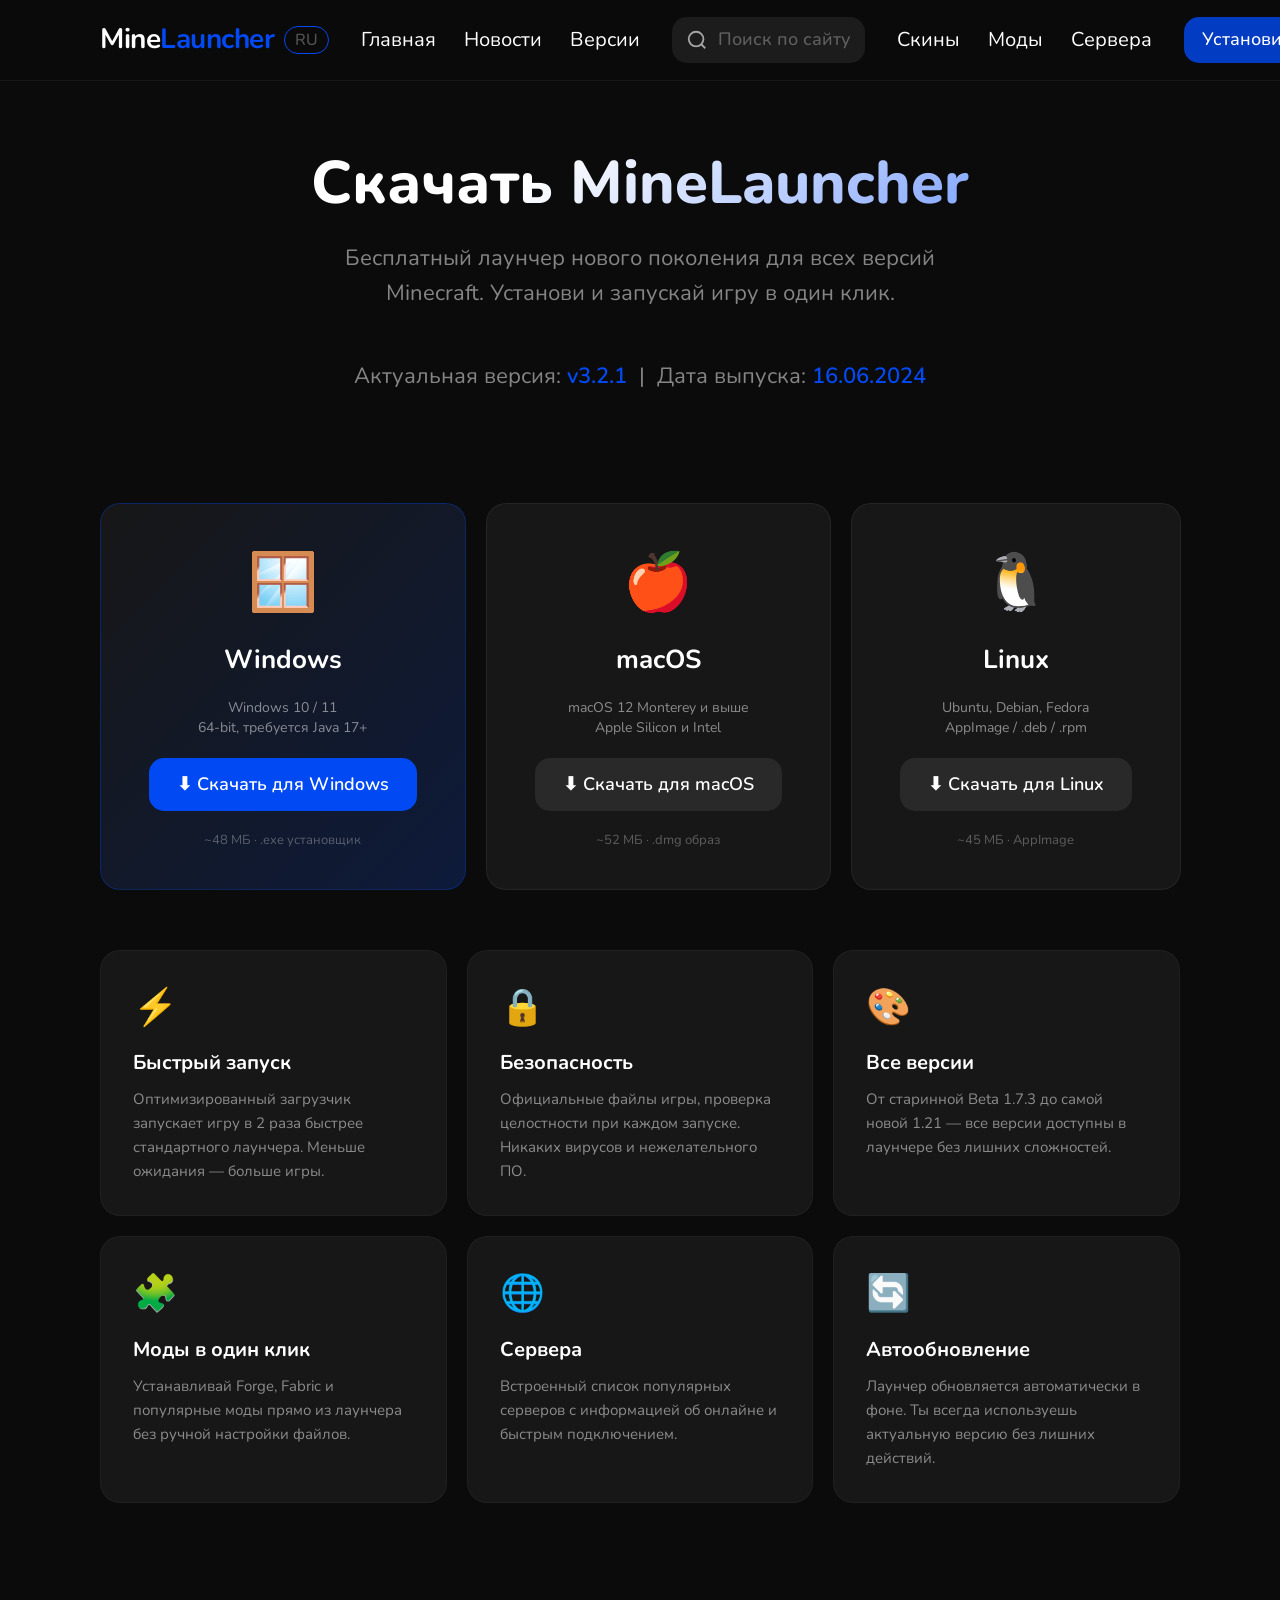
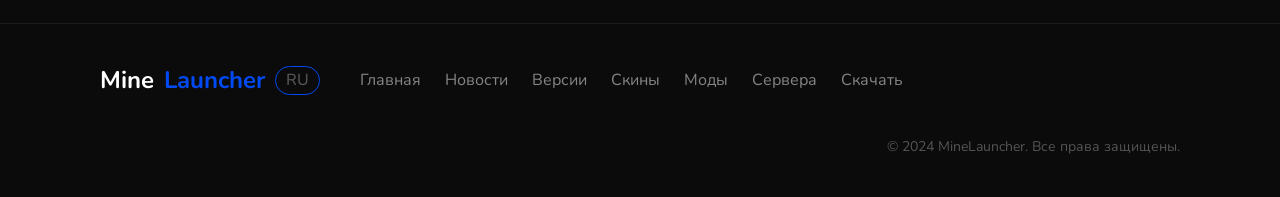
<file: download.html>
<!DOCTYPE html>
<html lang="ru">
<head>
  <meta charset="UTF-8" />
  <meta name="viewport" content="width=device-width, initial-scale=1.0" />
  <title>MineLauncher — Скачать</title>
  <link rel="preconnect" href="https://fonts.googleapis.com" />
  <link rel="preconnect" href="https://fonts.gstatic.com" crossorigin />
  <link href="https://fonts.googleapis.com/css2?family=Nunito:wght@400;500;600;700;800&display=swap" rel="stylesheet" />
  <link rel="stylesheet" href="style.css" />
</head>
<body>

  <div class="search-overlay" id="searchOverlay">
    <div class="search-backdrop" id="searchBackdrop"></div>
    <div class="search-modal">
      <div class="search-modal-top">
        <div class="logo" style="flex-shrink:0">
          <a href="index.html" class="logo-link"><span class="logo-white">Mine</span><span class="logo-blue">Launcher</span></a>
          <span class="lang-badge">RU</span>
        </div>
        <div class="search-input-wrap">
          <svg class="search-icon" viewBox="0 0 24 24" fill="none" stroke="currentColor" stroke-width="2" width="22" height="22"><circle cx="11" cy="11" r="8"/><path d="m21 21-4.35-4.35"/></svg>
          <input type="text" class="search-input-real" id="searchInput" placeholder="Поиск по сайту" autocomplete="off" />
        </div>
        <button class="search-close-btn" id="searchClose">✕</button>
        <a href="download.html" class="btn-install">Установить приложение ⊕</a>
      </div>
      <p class="search-popular-label">Популярные запросы:</p>
      <div class="search-popular-list">
        <div class="search-popular-item" onclick="document.getElementById('searchInput').value=this.querySelector('span').textContent"><span>Как скачать MineLauncher?</span><svg viewBox="0 0 24 24" fill="none" stroke="currentColor" stroke-width="2" width="18" height="18"><path d="M9 18l6-6-6-6"/></svg></div>
        <div class="search-popular-item" onclick="document.getElementById('searchInput').value=this.querySelector('span').textContent"><span>Как получить сервера для MineLauncher?</span><svg viewBox="0 0 24 24" fill="none" stroke="currentColor" stroke-width="2" width="18" height="18"><path d="M9 18l6-6-6-6"/></svg></div>
        <div class="search-popular-item" onclick="document.getElementById('searchInput').value=this.querySelector('span').textContent"><span>Тех. поддержка MineLauncher</span><svg viewBox="0 0 24 24" fill="none" stroke="currentColor" stroke-width="2" width="18" height="18"><path d="M9 18l6-6-6-6"/></svg></div>
      </div>
      <div class="search-quick-links">
        <a href="#" class="search-quick-link tg">Telegram канал <svg viewBox="0 0 24 24" fill="none" stroke="currentColor" stroke-width="2" width="14" height="14"><path d="M18 13v6a2 2 0 0 1-2 2H5a2 2 0 0 1-2-2V8a2 2 0 0 1 2-2h6"/><polyline points="15 3 21 3 21 9"/><line x1="10" y1="14" x2="21" y2="3"/></svg></a>
        <a href="#" class="search-quick-link support">Тех. поддержка <svg viewBox="0 0 24 24" fill="none" stroke="currentColor" stroke-width="2" width="14" height="14"><path d="M18 13v6a2 2 0 0 1-2 2H5a2 2 0 0 1-2-2V8a2 2 0 0 1 2-2h6"/><polyline points="15 3 21 3 21 9"/><line x1="10" y1="14" x2="21" y2="3"/></svg></a>
        <a href="#" class="search-quick-link faq">FAQ <svg viewBox="0 0 24 24" fill="none" stroke="currentColor" stroke-width="2" width="14" height="14"><path d="M18 13v6a2 2 0 0 1-2 2H5a2 2 0 0 1-2-2V8a2 2 0 0 1 2-2h6"/><polyline points="15 3 21 3 21 9"/><line x1="10" y1="14" x2="21" y2="3"/></svg></a>
      </div>
    </div>
  </div>

  <header class="navbar">
    <div class="navbar-inner">
      <div class="logo">
        <a href="index.html" class="logo-link"><span class="logo-white">Mine</span><span class="logo-blue">Launcher</span></a>
        <span class="lang-badge">RU</span>
      </div>
      <nav class="nav-links">
        <a href="index.html" class="nav-link">Главная</a>
        <a href="news.html" class="nav-link">Новости</a>
        <a href="versions.html" class="nav-link">Версии</a>
      </nav>
      <div class="search-bar" id="searchTrigger">
        <svg viewBox="0 0 24 24" fill="none" stroke="currentColor" stroke-width="2" width="22" height="22" style="flex-shrink:0;opacity:0.6"><circle cx="11" cy="11" r="8"/><path d="m21 21-4.35-4.35"/></svg>
        <span class="search-placeholder">Поиск по сайту</span>
      </div>
      <nav class="nav-links">
        <a href="skins.html" class="nav-link">Скины</a>
        <a href="mods.html" class="nav-link">Моды</a>
        <a href="servers.html" class="nav-link">Сервера</a>
      </nav>
      <a href="download.html" class="btn-install active-install">Установить приложение ⊕</a>
    </div>
  </header>

  <main>
    <div class="download-hero">
      <h1>Скачать MineLauncher</h1>
      <p>Бесплатный лаунчер нового поколения для всех версий Minecraft. Установи и запускай игру в один клик.</p>
      <p class="download-version-info">Актуальная версия: <span>v3.2.1</span> &nbsp;|&nbsp; Дата выпуска: <span>16.06.2024</span></p>
    </div>

    <div class="download-platforms">
      <div class="platform-card primary">
        <div class="platform-icon">🪟</div>
        <div class="platform-name">Windows</div>
        <div class="platform-info">Windows 10 / 11<br />64-bit, требуется Java 17+</div>
        <a href="#" class="btn-platform-download">
          ⬇ Скачать для Windows
        </a>
        <div style="font-size:13px;color:var(--white-dim);">~48 МБ · .exe установщик</div>
      </div>

      <div class="platform-card">
        <div class="platform-icon">🍎</div>
        <div class="platform-name">macOS</div>
        <div class="platform-info">macOS 12 Monterey и выше<br />Apple Silicon и Intel</div>
        <a href="#" class="btn-platform-download secondary">
          ⬇ Скачать для macOS
        </a>
        <div style="font-size:13px;color:var(--white-dim);">~52 МБ · .dmg образ</div>
      </div>

      <div class="platform-card">
        <div class="platform-icon">🐧</div>
        <div class="platform-name">Linux</div>
        <div class="platform-info">Ubuntu, Debian, Fedora<br />AppImage / .deb / .rpm</div>
        <a href="#" class="btn-platform-download secondary">
          ⬇ Скачать для Linux
        </a>
        <div style="font-size:13px;color:var(--white-dim);">~45 МБ · AppImage</div>
      </div>
    </div>

    <div class="download-features">
      <div class="feature-card">
        <div class="feature-icon">⚡</div>
        <div class="feature-title">Быстрый запуск</div>
        <div class="feature-desc">Оптимизированный загрузчик запускает игру в 2 раза быстрее стандартного лаунчера. Меньше ожидания — больше игры.</div>
      </div>
      <div class="feature-card">
        <div class="feature-icon">🔒</div>
        <div class="feature-title">Безопасность</div>
        <div class="feature-desc">Официальные файлы игры, проверка целостности при каждом запуске. Никаких вирусов и нежелательного ПО.</div>
      </div>
      <div class="feature-card">
        <div class="feature-icon">🎨</div>
        <div class="feature-title">Все версии</div>
        <div class="feature-desc">От старинной Beta 1.7.3 до самой новой 1.21 — все версии доступны в лаунчере без лишних сложностей.</div>
      </div>
      <div class="feature-card">
        <div class="feature-icon">🧩</div>
        <div class="feature-title">Моды в один клик</div>
        <div class="feature-desc">Устанавливай Forge, Fabric и популярные моды прямо из лаунчера без ручной настройки файлов.</div>
      </div>
      <div class="feature-card">
        <div class="feature-icon">🌐</div>
        <div class="feature-title">Сервера</div>
        <div class="feature-desc">Встроенный список популярных серверов с информацией об онлайне и быстрым подключением.</div>
      </div>
      <div class="feature-card">
        <div class="feature-icon">🔄</div>
        <div class="feature-title">Автообновление</div>
        <div class="feature-desc">Лаунчер обновляется автоматически в фоне. Ты всегда используешь актуальную версию без лишних действий.</div>
      </div>
    </div>
  </main>

  <footer class="footer">
    <div class="footer-inner">
      <div class="logo"><span class="logo-white">Mine</span><span class="logo-blue">Launcher</span><span class="lang-badge">RU</span></div>
      <nav class="footer-links">
        <a href="index.html">Главная</a><a href="news.html">Новости</a><a href="versions.html">Версии</a>
        <a href="skins.html">Скины</a><a href="mods.html">Моды</a><a href="servers.html">Сервера</a><a href="download.html">Скачать</a>
      </nav>
      <p class="footer-copy">© 2024 MineLauncher. Все права защищены.</p>
    </div>
  </footer>

  <script src="search.js"></script>
</body>
</html>
</file>
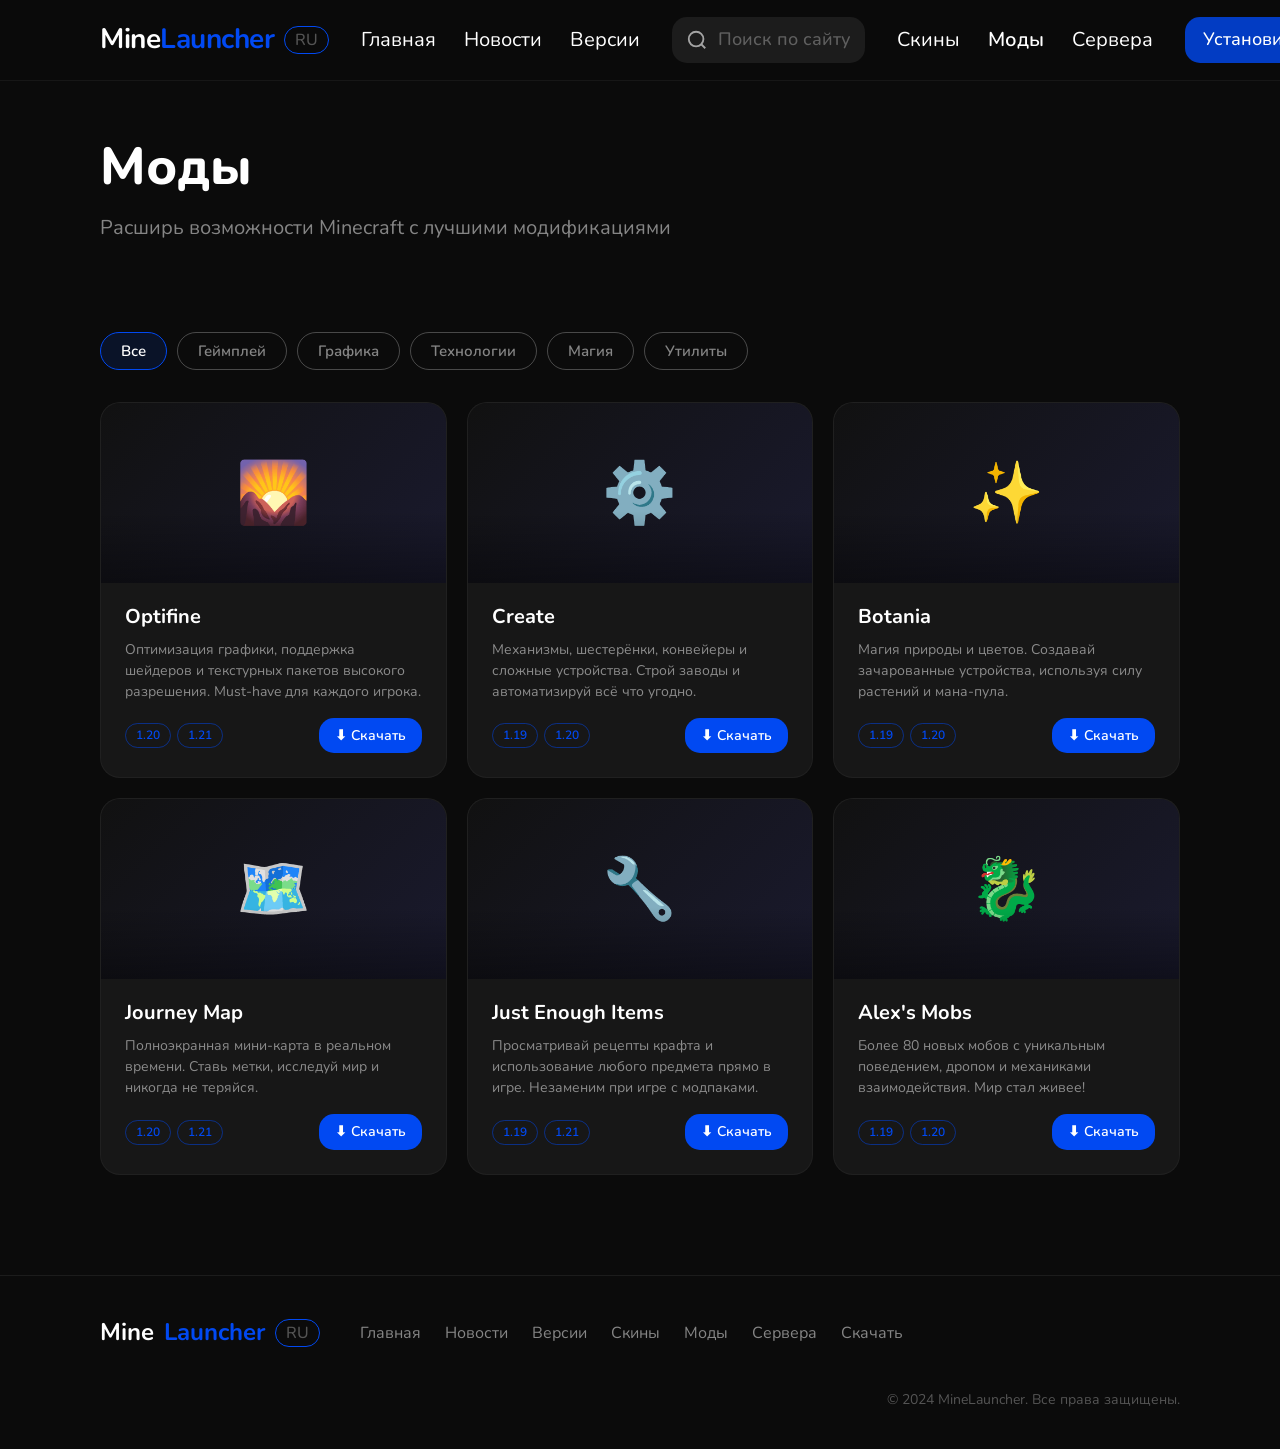
<file: mods.html>
<!DOCTYPE html>
<html lang="ru">
<head>
  <meta charset="UTF-8" />
  <meta name="viewport" content="width=device-width, initial-scale=1.0" />
  <title>MineLauncher — Моды</title>
  <link rel="preconnect" href="https://fonts.googleapis.com" />
  <link rel="preconnect" href="https://fonts.gstatic.com" crossorigin />
  <link href="https://fonts.googleapis.com/css2?family=Nunito:wght@400;500;600;700;800&display=swap" rel="stylesheet" />
  <link rel="stylesheet" href="style.css" />
</head>
<body>

  <div class="search-overlay" id="searchOverlay">
    <div class="search-backdrop" id="searchBackdrop"></div>
    <div class="search-modal">
      <div class="search-modal-top">
        <div class="logo" style="flex-shrink:0">
          <a href="index.html" class="logo-link"><span class="logo-white">Mine</span><span class="logo-blue">Launcher</span></a>
          <span class="lang-badge">RU</span>
        </div>
        <div class="search-input-wrap">
          <svg class="search-icon" viewBox="0 0 24 24" fill="none" stroke="currentColor" stroke-width="2" width="22" height="22"><circle cx="11" cy="11" r="8"/><path d="m21 21-4.35-4.35"/></svg>
          <input type="text" class="search-input-real" id="searchInput" placeholder="Поиск по сайту" autocomplete="off" />
        </div>
        <button class="search-close-btn" id="searchClose">✕</button>
        <a href="download.html" class="btn-install">Установить приложение ⊕</a>
      </div>
      <p class="search-popular-label">Популярные запросы:</p>
      <div class="search-popular-list">
        <div class="search-popular-item" onclick="document.getElementById('searchInput').value=this.querySelector('span').textContent"><span>Как скачать MineLauncher?</span><svg viewBox="0 0 24 24" fill="none" stroke="currentColor" stroke-width="2" width="18" height="18"><path d="M9 18l6-6-6-6"/></svg></div>
        <div class="search-popular-item" onclick="document.getElementById('searchInput').value=this.querySelector('span').textContent"><span>Как получить сервера для MineLauncher?</span><svg viewBox="0 0 24 24" fill="none" stroke="currentColor" stroke-width="2" width="18" height="18"><path d="M9 18l6-6-6-6"/></svg></div>
        <div class="search-popular-item" onclick="document.getElementById('searchInput').value=this.querySelector('span').textContent"><span>Тех. поддержка MineLauncher</span><svg viewBox="0 0 24 24" fill="none" stroke="currentColor" stroke-width="2" width="18" height="18"><path d="M9 18l6-6-6-6"/></svg></div>
      </div>
      <div class="search-quick-links">
        <a href="#" class="search-quick-link tg">Telegram канал <svg viewBox="0 0 24 24" fill="none" stroke="currentColor" stroke-width="2" width="14" height="14"><path d="M18 13v6a2 2 0 0 1-2 2H5a2 2 0 0 1-2-2V8a2 2 0 0 1 2-2h6"/><polyline points="15 3 21 3 21 9"/><line x1="10" y1="14" x2="21" y2="3"/></svg></a>
        <a href="#" class="search-quick-link support">Тех. поддержка <svg viewBox="0 0 24 24" fill="none" stroke="currentColor" stroke-width="2" width="14" height="14"><path d="M18 13v6a2 2 0 0 1-2 2H5a2 2 0 0 1-2-2V8a2 2 0 0 1 2-2h6"/><polyline points="15 3 21 3 21 9"/><line x1="10" y1="14" x2="21" y2="3"/></svg></a>
        <a href="#" class="search-quick-link faq">FAQ <svg viewBox="0 0 24 24" fill="none" stroke="currentColor" stroke-width="2" width="14" height="14"><path d="M18 13v6a2 2 0 0 1-2 2H5a2 2 0 0 1-2-2V8a2 2 0 0 1 2-2h6"/><polyline points="15 3 21 3 21 9"/><line x1="10" y1="14" x2="21" y2="3"/></svg></a>
      </div>
    </div>
  </div>

  <header class="navbar">
    <div class="navbar-inner">
      <div class="logo">
        <a href="index.html" class="logo-link"><span class="logo-white">Mine</span><span class="logo-blue">Launcher</span></a>
        <span class="lang-badge">RU</span>
      </div>
      <nav class="nav-links">
        <a href="index.html" class="nav-link">Главная</a>
        <a href="news.html" class="nav-link">Новости</a>
        <a href="versions.html" class="nav-link">Версии</a>
      </nav>
      <div class="search-bar" id="searchTrigger">
        <svg viewBox="0 0 24 24" fill="none" stroke="currentColor" stroke-width="2" width="22" height="22" style="flex-shrink:0;opacity:0.6"><circle cx="11" cy="11" r="8"/><path d="m21 21-4.35-4.35"/></svg>
        <span class="search-placeholder">Поиск по сайту</span>
      </div>
      <nav class="nav-links">
        <a href="skins.html" class="nav-link">Скины</a>
        <a href="mods.html" class="nav-link active">Моды</a>
        <a href="servers.html" class="nav-link">Сервера</a>
      </nav>
      <a href="download.html" class="btn-install">Установить приложение ⊕</a>
    </div>
  </header>

  <main>
    <div class="page-hero">
      <h1>Моды</h1>
      <p>Расширь возможности Minecraft с лучшими модификациями</p>
    </div>

    <section class="section">
      <div class="mods-filters">
        <button class="mod-filter-btn active" onclick="filterMods(this, 'all')">Все</button>
        <button class="mod-filter-btn" onclick="filterMods(this, 'gameplay')">Геймплей</button>
        <button class="mod-filter-btn" onclick="filterMods(this, 'graphics')">Графика</button>
        <button class="mod-filter-btn" onclick="filterMods(this, 'tech')">Технологии</button>
        <button class="mod-filter-btn" onclick="filterMods(this, 'magic')">Магия</button>
        <button class="mod-filter-btn" onclick="filterMods(this, 'util')">Утилиты</button>
      </div>

      <div class="mods-grid">
        <div class="mod-card" data-cat="graphics">
          <div class="mod-thumb">🌄</div>
          <div class="mod-body">
            <div class="mod-name">Optifine</div>
            <div class="mod-desc">Оптимизация графики, поддержка шейдеров и текстурных пакетов высокого разрешения. Must-have для каждого игрока.</div>
            <div class="mod-footer">
              <div class="mod-versions"><span class="mod-version-tag">1.20</span><span class="mod-version-tag">1.21</span></div>
              <a href="#" class="btn-mod-download">⬇ Скачать</a>
            </div>
          </div>
        </div>

        <div class="mod-card" data-cat="tech">
          <div class="mod-thumb">⚙️</div>
          <div class="mod-body">
            <div class="mod-name">Create</div>
            <div class="mod-desc">Механизмы, шестерёнки, конвейеры и сложные устройства. Строй заводы и автоматизируй всё что угодно.</div>
            <div class="mod-footer">
              <div class="mod-versions"><span class="mod-version-tag">1.19</span><span class="mod-version-tag">1.20</span></div>
              <a href="#" class="btn-mod-download">⬇ Скачать</a>
            </div>
          </div>
        </div>

        <div class="mod-card" data-cat="magic">
          <div class="mod-thumb">✨</div>
          <div class="mod-body">
            <div class="mod-name">Botania</div>
            <div class="mod-desc">Магия природы и цветов. Создавай зачарованные устройства, используя силу растений и мана-пула.</div>
            <div class="mod-footer">
              <div class="mod-versions"><span class="mod-version-tag">1.19</span><span class="mod-version-tag">1.20</span></div>
              <a href="#" class="btn-mod-download">⬇ Скачать</a>
            </div>
          </div>
        </div>

        <div class="mod-card" data-cat="gameplay">
          <div class="mod-thumb">🗺️</div>
          <div class="mod-body">
            <div class="mod-name">Journey Map</div>
            <div class="mod-desc">Полноэкранная мини-карта в реальном времени. Ставь метки, исследуй мир и никогда не теряйся.</div>
            <div class="mod-footer">
              <div class="mod-versions"><span class="mod-version-tag">1.20</span><span class="mod-version-tag">1.21</span></div>
              <a href="#" class="btn-mod-download">⬇ Скачать</a>
            </div>
          </div>
        </div>

        <div class="mod-card" data-cat="util">
          <div class="mod-thumb">🔧</div>
          <div class="mod-body">
            <div class="mod-name">Just Enough Items</div>
            <div class="mod-desc">Просматривай рецепты крафта и использование любого предмета прямо в игре. Незаменим при игре с модпаками.</div>
            <div class="mod-footer">
              <div class="mod-versions"><span class="mod-version-tag">1.19</span><span class="mod-version-tag">1.21</span></div>
              <a href="#" class="btn-mod-download">⬇ Скачать</a>
            </div>
          </div>
        </div>

        <div class="mod-card" data-cat="gameplay">
          <div class="mod-thumb">🐉</div>
          <div class="mod-body">
            <div class="mod-name">Alex's Mobs</div>
            <div class="mod-desc">Более 80 новых мобов с уникальным поведением, дропом и механиками взаимодействия. Мир стал живее!</div>
            <div class="mod-footer">
              <div class="mod-versions"><span class="mod-version-tag">1.19</span><span class="mod-version-tag">1.20</span></div>
              <a href="#" class="btn-mod-download">⬇ Скачать</a>
            </div>
          </div>
        </div>
      </div>
    </section>
  </main>

  <footer class="footer">
    <div class="footer-inner">
      <div class="logo"><span class="logo-white">Mine</span><span class="logo-blue">Launcher</span><span class="lang-badge">RU</span></div>
      <nav class="footer-links">
        <a href="index.html">Главная</a><a href="news.html">Новости</a><a href="versions.html">Версии</a>
        <a href="skins.html">Скины</a><a href="mods.html">Моды</a><a href="servers.html">Сервера</a><a href="download.html">Скачать</a>
      </nav>
      <p class="footer-copy">© 2024 MineLauncher. Все права защищены.</p>
    </div>
  </footer>

  <script src="search.js"></script>
  <script>
    function filterMods(btn, cat) {
      document.querySelectorAll('.mod-filter-btn').forEach(b => b.classList.remove('active'));
      btn.classList.add('active');
      document.querySelectorAll('.mod-card').forEach(card => {
        if (cat === 'all' || card.dataset.cat === cat) {
          card.style.display = '';
          card.style.animation = 'fadeUp 0.3s ease both';
        } else {
          card.style.display = 'none';
        }
      });
    }
  </script>
</body>
</html>
</file>
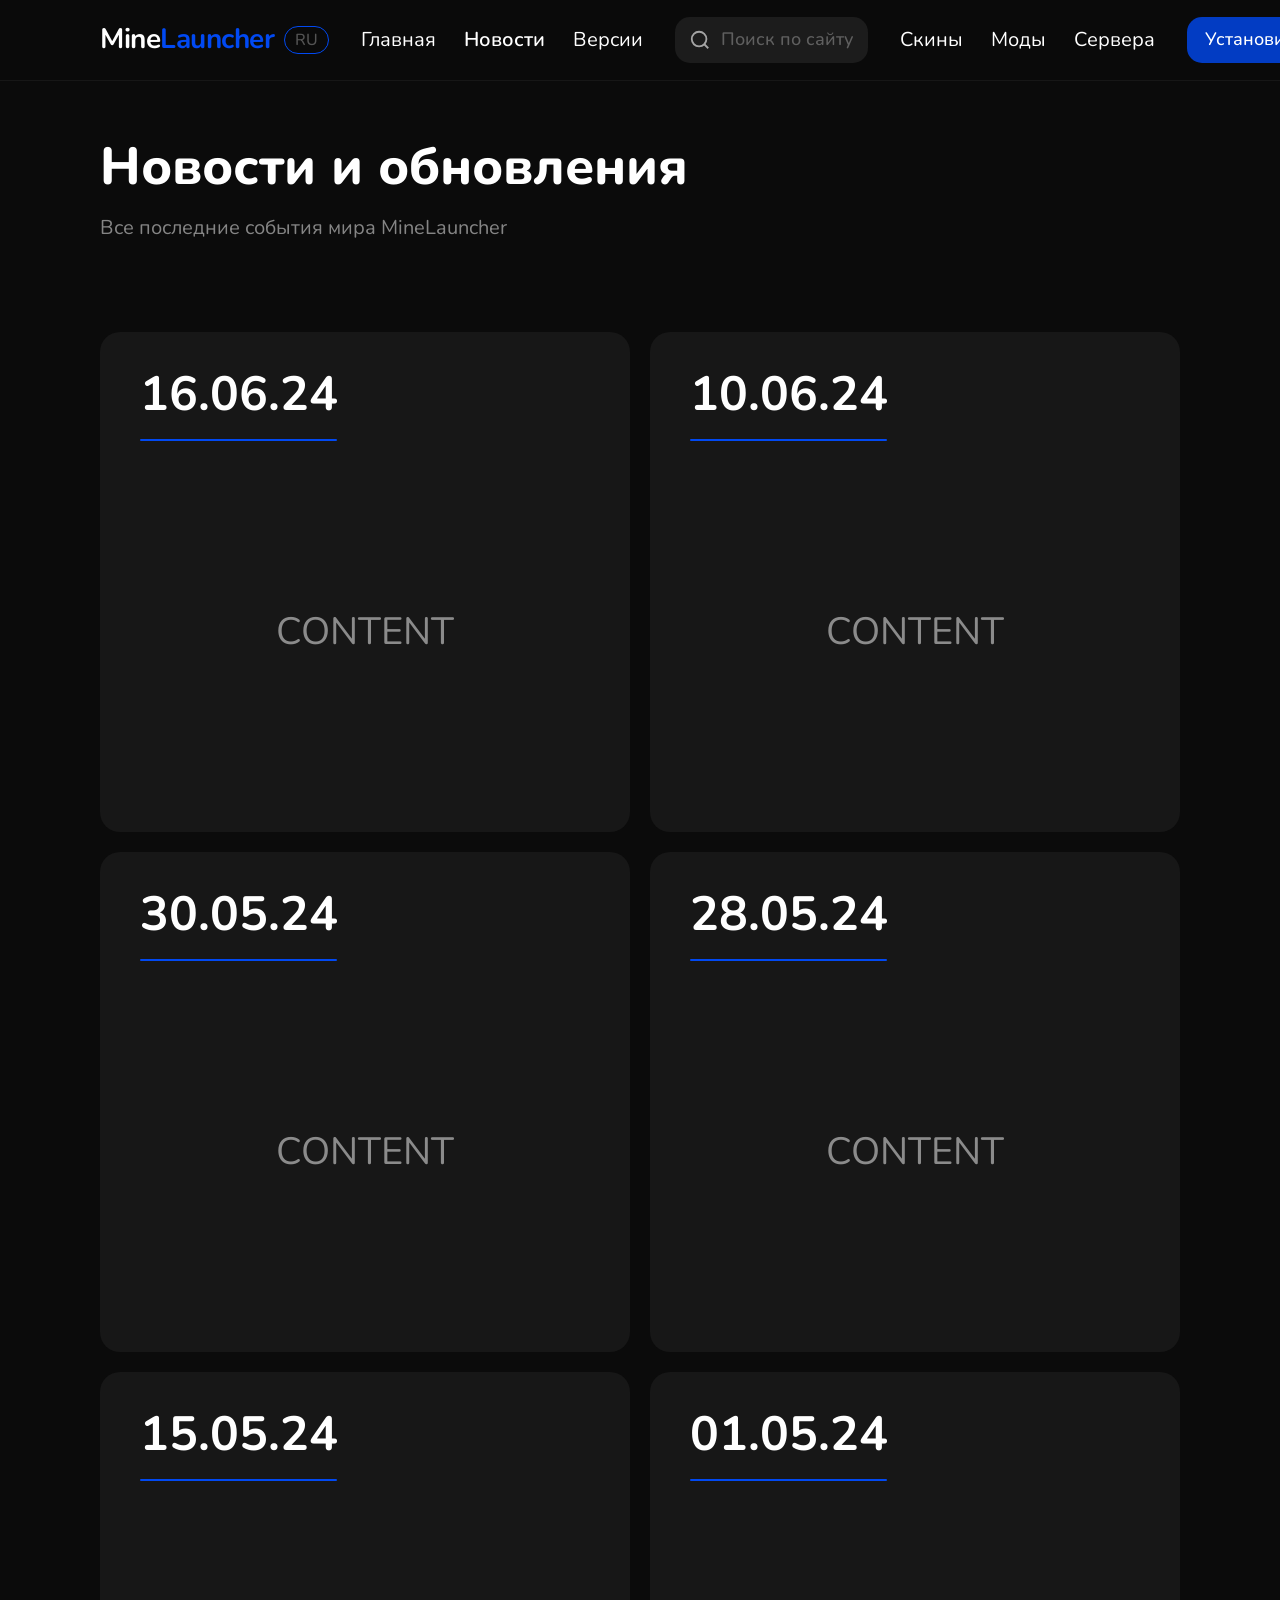
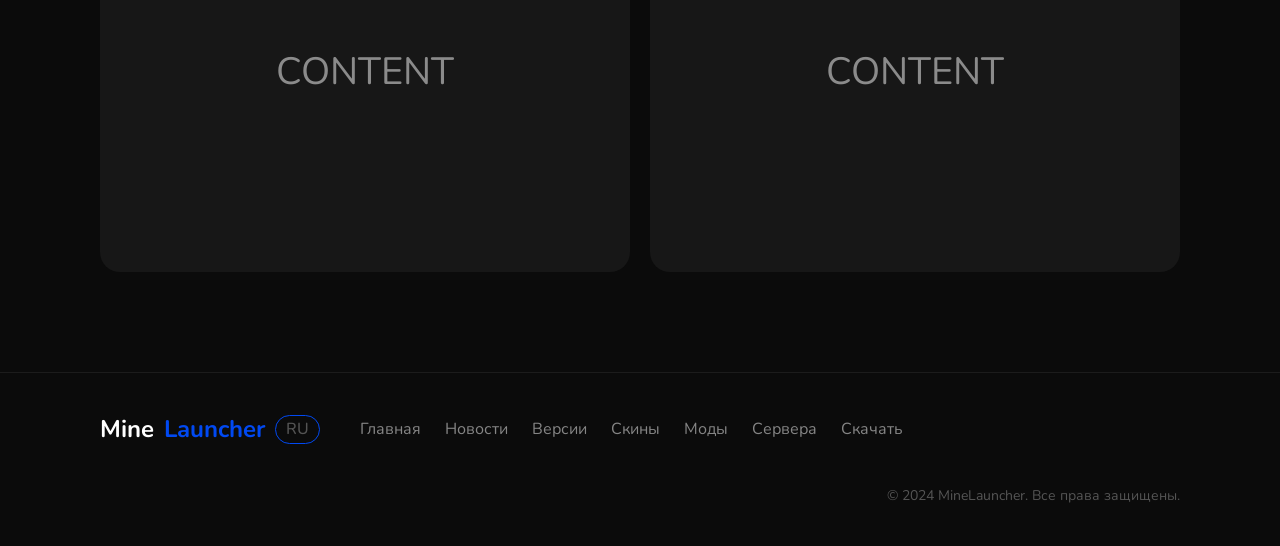
<file: news.html>
<!DOCTYPE html>
<html lang="ru">
<head>
  <meta charset="UTF-8" />
  <meta name="viewport" content="width=device-width, initial-scale=1.0" />
  <title>MineLauncher — Новости</title>
  <link rel="preconnect" href="https://fonts.googleapis.com" />
  <link rel="preconnect" href="https://fonts.gstatic.com" crossorigin />
  <link href="https://fonts.googleapis.com/css2?family=Nunito:wght@400;500;600;700;800&display=swap" rel="stylesheet" />
  <link rel="stylesheet" href="style.css" />
</head>
<body>

  <div class="search-overlay" id="searchOverlay">
    <div class="search-backdrop" id="searchBackdrop"></div>
    <div class="search-modal">
      <div class="search-modal-top">
        <div class="logo" style="flex-shrink:0">
          <a href="index.html" class="logo-link">
            <span class="logo-white">Mine</span><span class="logo-blue">Launcher</span>
          </a>
          <span class="lang-badge">RU</span>
        </div>
        <div class="search-input-wrap">
          <svg class="search-icon" viewBox="0 0 24 24" fill="none" stroke="currentColor" stroke-width="2" width="22" height="22">
            <circle cx="11" cy="11" r="8"/><path d="m21 21-4.35-4.35"/>
          </svg>
          <input type="text" class="search-input-real" id="searchInput" placeholder="Поиск по сайту" autocomplete="off" />
        </div>
        <button class="search-close-btn" id="searchClose">✕</button>
        <a href="download.html" class="btn-install">Установить приложение ⊕</a>
      </div>
      <p class="search-popular-label">Популярные запросы:</p>
      <div class="search-popular-list">
        <div class="search-popular-item" onclick="document.getElementById('searchInput').value=this.querySelector('span').textContent">
          <span>Как скачать MineLauncher?</span>
          <svg viewBox="0 0 24 24" fill="none" stroke="currentColor" stroke-width="2" width="18" height="18"><path d="M9 18l6-6-6-6"/></svg>
        </div>
        <div class="search-popular-item" onclick="document.getElementById('searchInput').value=this.querySelector('span').textContent">
          <span>Как получить сервера для MineLauncher?</span>
          <svg viewBox="0 0 24 24" fill="none" stroke="currentColor" stroke-width="2" width="18" height="18"><path d="M9 18l6-6-6-6"/></svg>
        </div>
        <div class="search-popular-item" onclick="document.getElementById('searchInput').value=this.querySelector('span').textContent">
          <span>Тех. поддержка MineLauncher</span>
          <svg viewBox="0 0 24 24" fill="none" stroke="currentColor" stroke-width="2" width="18" height="18"><path d="M9 18l6-6-6-6"/></svg>
        </div>
      </div>
      <div class="search-quick-links">
        <a href="#" class="search-quick-link tg">Telegram канал <svg viewBox="0 0 24 24" fill="none" stroke="currentColor" stroke-width="2" width="14" height="14"><path d="M18 13v6a2 2 0 0 1-2 2H5a2 2 0 0 1-2-2V8a2 2 0 0 1 2-2h6"/><polyline points="15 3 21 3 21 9"/><line x1="10" y1="14" x2="21" y2="3"/></svg></a>
        <a href="#" class="search-quick-link support">Тех. поддержка <svg viewBox="0 0 24 24" fill="none" stroke="currentColor" stroke-width="2" width="14" height="14"><path d="M18 13v6a2 2 0 0 1-2 2H5a2 2 0 0 1-2-2V8a2 2 0 0 1 2-2h6"/><polyline points="15 3 21 3 21 9"/><line x1="10" y1="14" x2="21" y2="3"/></svg></a>
        <a href="#" class="search-quick-link faq">FAQ <svg viewBox="0 0 24 24" fill="none" stroke="currentColor" stroke-width="2" width="14" height="14"><path d="M18 13v6a2 2 0 0 1-2 2H5a2 2 0 0 1-2-2V8a2 2 0 0 1 2-2h6"/><polyline points="15 3 21 3 21 9"/><line x1="10" y1="14" x2="21" y2="3"/></svg></a>
      </div>
    </div>
  </div>

  <header class="navbar">
    <div class="navbar-inner">
      <div class="logo">
        <a href="index.html" class="logo-link"><span class="logo-white">Mine</span><span class="logo-blue">Launcher</span></a>
        <span class="lang-badge">RU</span>
      </div>
      <nav class="nav-links">
        <a href="index.html" class="nav-link">Главная</a>
        <a href="news.html" class="nav-link active">Новости</a>
        <a href="versions.html" class="nav-link">Версии</a>
      </nav>
      <div class="search-bar" id="searchTrigger">
        <svg viewBox="0 0 24 24" fill="none" stroke="currentColor" stroke-width="2" width="22" height="22" style="flex-shrink:0;opacity:0.6"><circle cx="11" cy="11" r="8"/><path d="m21 21-4.35-4.35"/></svg>
        <span class="search-placeholder">Поиск по сайту</span>
      </div>
      <nav class="nav-links">
        <a href="skins.html" class="nav-link">Скины</a>
        <a href="mods.html" class="nav-link">Моды</a>
        <a href="servers.html" class="nav-link">Сервера</a>
      </nav>
      <a href="download.html" class="btn-install">Установить приложение ⊕</a>
    </div>
  </header>

  <main>
    <div class="page-hero">
      <h1>Новости и обновления</h1>
      <p>Все последние события мира MineLauncher</p>
    </div>
    <section class="section">
      <div class="news-grid">
        <article class="news-card"><span class="news-date">16.06.24</span><div class="news-divider"></div><p class="news-content">CONTENT</p></article>
        <article class="news-card"><span class="news-date">10.06.24</span><div class="news-divider"></div><p class="news-content">CONTENT</p></article>
        <article class="news-card"><span class="news-date">30.05.24</span><div class="news-divider"></div><p class="news-content">CONTENT</p></article>
        <article class="news-card"><span class="news-date">28.05.24</span><div class="news-divider"></div><p class="news-content">CONTENT</p></article>
        <article class="news-card"><span class="news-date">15.05.24</span><div class="news-divider"></div><p class="news-content">CONTENT</p></article>
        <article class="news-card"><span class="news-date">01.05.24</span><div class="news-divider"></div><p class="news-content">CONTENT</p></article>
      </div>
    </section>
  </main>

  <footer class="footer">
    <div class="footer-inner">
      <div class="logo"><span class="logo-white">Mine</span><span class="logo-blue">Launcher</span><span class="lang-badge">RU</span></div>
      <nav class="footer-links">
        <a href="index.html">Главная</a><a href="news.html">Новости</a><a href="versions.html">Версии</a>
        <a href="skins.html">Скины</a><a href="mods.html">Моды</a><a href="servers.html">Сервера</a><a href="download.html">Скачать</a>
      </nav>
      <p class="footer-copy">© 2024 MineLauncher. Все права защищены.</p>
    </div>
  </footer>

  <script src="search.js"></script>
</body>
</html>
</file>
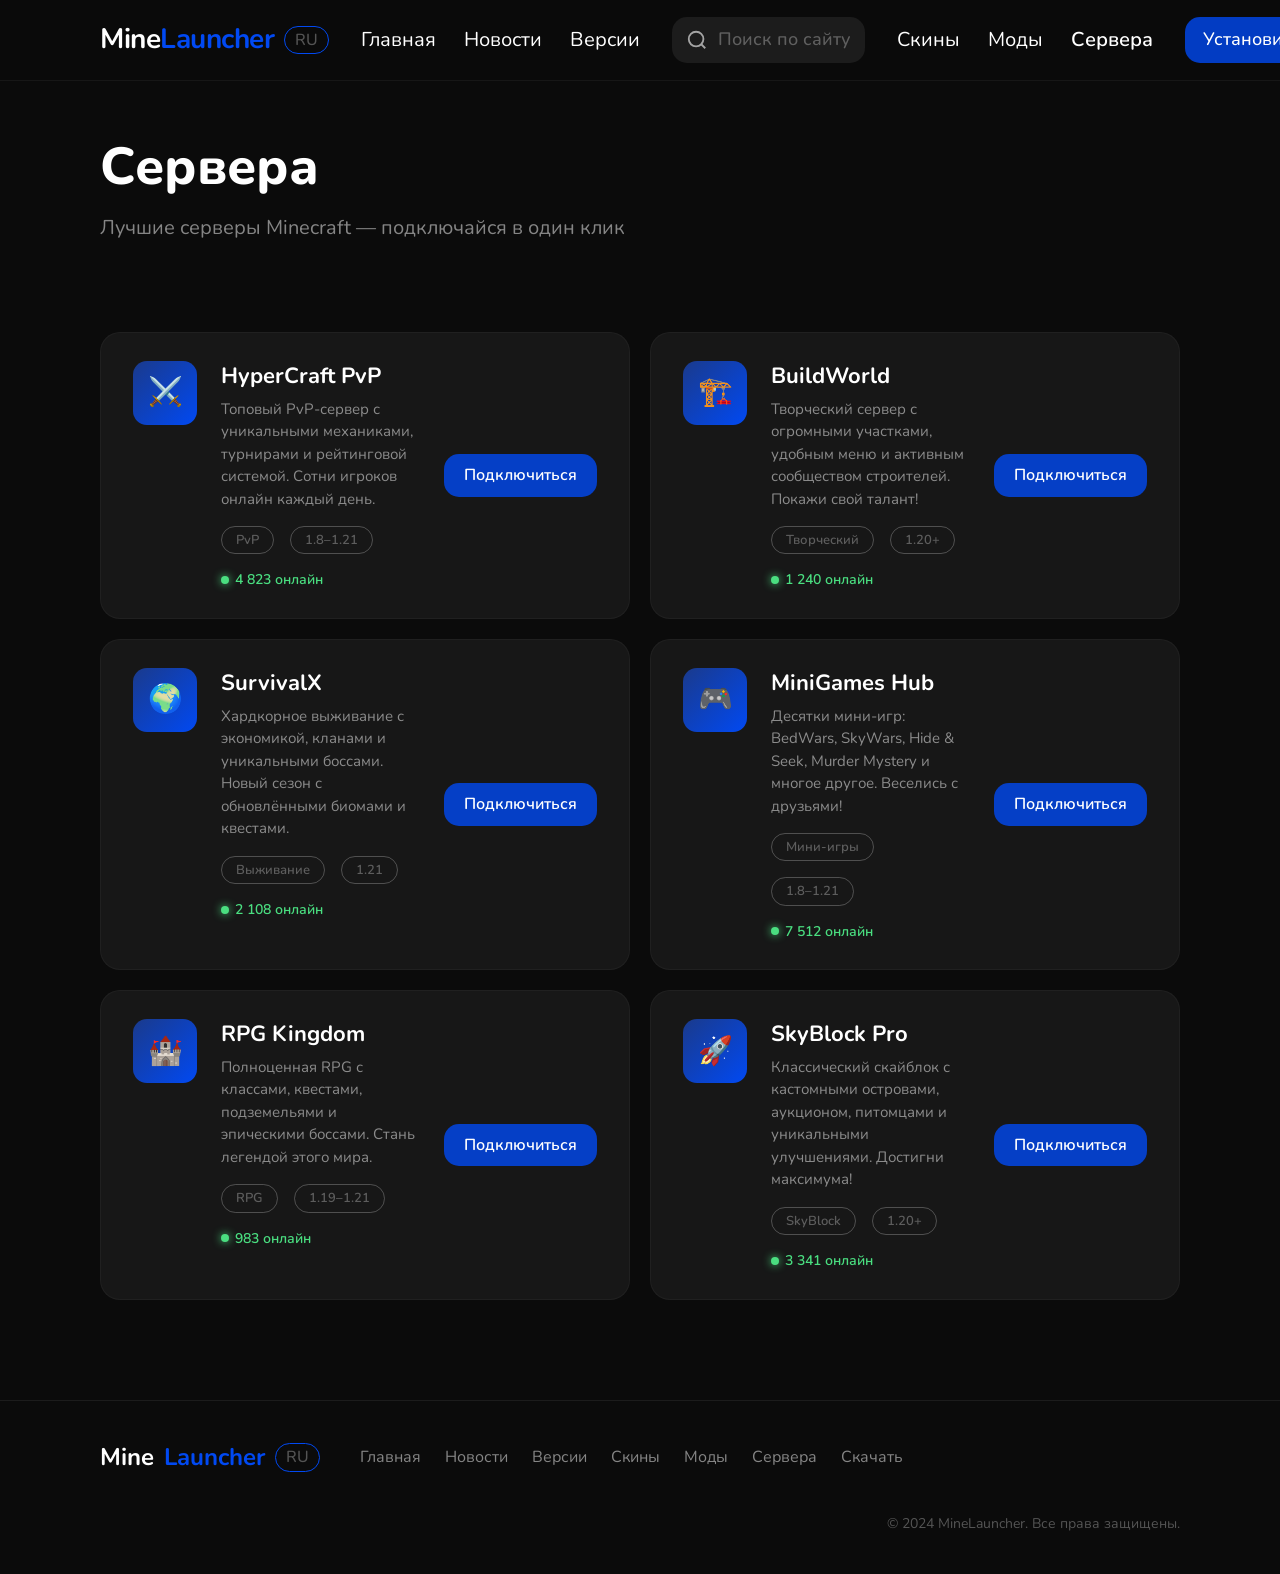
<file: servers.html>
<!DOCTYPE html>
<html lang="ru">
<head>
  <meta charset="UTF-8" />
  <meta name="viewport" content="width=device-width, initial-scale=1.0" />
  <title>MineLauncher — Сервера</title>
  <link rel="preconnect" href="https://fonts.googleapis.com" />
  <link rel="preconnect" href="https://fonts.gstatic.com" crossorigin />
  <link href="https://fonts.googleapis.com/css2?family=Nunito:wght@400;500;600;700;800&display=swap" rel="stylesheet" />
  <link rel="stylesheet" href="style.css" />
</head>
<body>

  <div class="search-overlay" id="searchOverlay">
    <div class="search-backdrop" id="searchBackdrop"></div>
    <div class="search-modal">
      <div class="search-modal-top">
        <div class="logo" style="flex-shrink:0">
          <a href="index.html" class="logo-link"><span class="logo-white">Mine</span><span class="logo-blue">Launcher</span></a>
          <span class="lang-badge">RU</span>
        </div>
        <div class="search-input-wrap">
          <svg class="search-icon" viewBox="0 0 24 24" fill="none" stroke="currentColor" stroke-width="2" width="22" height="22"><circle cx="11" cy="11" r="8"/><path d="m21 21-4.35-4.35"/></svg>
          <input type="text" class="search-input-real" id="searchInput" placeholder="Поиск по сайту" autocomplete="off" />
        </div>
        <button class="search-close-btn" id="searchClose">✕</button>
        <a href="download.html" class="btn-install">Установить приложение ⊕</a>
      </div>
      <p class="search-popular-label">Популярные запросы:</p>
      <div class="search-popular-list">
        <div class="search-popular-item" onclick="document.getElementById('searchInput').value=this.querySelector('span').textContent"><span>Как скачать MineLauncher?</span><svg viewBox="0 0 24 24" fill="none" stroke="currentColor" stroke-width="2" width="18" height="18"><path d="M9 18l6-6-6-6"/></svg></div>
        <div class="search-popular-item" onclick="document.getElementById('searchInput').value=this.querySelector('span').textContent"><span>Как получить сервера для MineLauncher?</span><svg viewBox="0 0 24 24" fill="none" stroke="currentColor" stroke-width="2" width="18" height="18"><path d="M9 18l6-6-6-6"/></svg></div>
        <div class="search-popular-item" onclick="document.getElementById('searchInput').value=this.querySelector('span').textContent"><span>Тех. поддержка MineLauncher</span><svg viewBox="0 0 24 24" fill="none" stroke="currentColor" stroke-width="2" width="18" height="18"><path d="M9 18l6-6-6-6"/></svg></div>
      </div>
      <div class="search-quick-links">
        <a href="#" class="search-quick-link tg">Telegram канал <svg viewBox="0 0 24 24" fill="none" stroke="currentColor" stroke-width="2" width="14" height="14"><path d="M18 13v6a2 2 0 0 1-2 2H5a2 2 0 0 1-2-2V8a2 2 0 0 1 2-2h6"/><polyline points="15 3 21 3 21 9"/><line x1="10" y1="14" x2="21" y2="3"/></svg></a>
        <a href="#" class="search-quick-link support">Тех. поддержка <svg viewBox="0 0 24 24" fill="none" stroke="currentColor" stroke-width="2" width="14" height="14"><path d="M18 13v6a2 2 0 0 1-2 2H5a2 2 0 0 1-2-2V8a2 2 0 0 1 2-2h6"/><polyline points="15 3 21 3 21 9"/><line x1="10" y1="14" x2="21" y2="3"/></svg></a>
        <a href="#" class="search-quick-link faq">FAQ <svg viewBox="0 0 24 24" fill="none" stroke="currentColor" stroke-width="2" width="14" height="14"><path d="M18 13v6a2 2 0 0 1-2 2H5a2 2 0 0 1-2-2V8a2 2 0 0 1 2-2h6"/><polyline points="15 3 21 3 21 9"/><line x1="10" y1="14" x2="21" y2="3"/></svg></a>
      </div>
    </div>
  </div>

  <header class="navbar">
    <div class="navbar-inner">
      <div class="logo">
        <a href="index.html" class="logo-link"><span class="logo-white">Mine</span><span class="logo-blue">Launcher</span></a>
        <span class="lang-badge">RU</span>
      </div>
      <nav class="nav-links">
        <a href="index.html" class="nav-link">Главная</a>
        <a href="news.html" class="nav-link">Новости</a>
        <a href="versions.html" class="nav-link">Версии</a>
      </nav>
      <div class="search-bar" id="searchTrigger">
        <svg viewBox="0 0 24 24" fill="none" stroke="currentColor" stroke-width="2" width="22" height="22" style="flex-shrink:0;opacity:0.6"><circle cx="11" cy="11" r="8"/><path d="m21 21-4.35-4.35"/></svg>
        <span class="search-placeholder">Поиск по сайту</span>
      </div>
      <nav class="nav-links">
        <a href="skins.html" class="nav-link">Скины</a>
        <a href="mods.html" class="nav-link">Моды</a>
        <a href="servers.html" class="nav-link active">Сервера</a>
      </nav>
      <a href="download.html" class="btn-install">Установить приложение ⊕</a>
    </div>
  </header>

  <main>
    <div class="page-hero">
      <h1>Сервера</h1>
      <p>Лучшие серверы Minecraft — подключайся в один клик</p>
    </div>

    <section class="section">
      <div class="servers-grid">

        <div class="server-card">
          <div class="server-icon">⚔️</div>
          <div class="server-info">
            <div class="server-name">HyperCraft PvP</div>
            <div class="server-desc">Топовый PvP-сервер с уникальными механиками, турнирами и рейтинговой системой. Сотни игроков онлайн каждый день.</div>
            <div class="server-meta">
              <span class="server-tag">PvP</span>
              <span class="server-tag">1.8–1.21</span>
              <span class="server-online">4 823 онлайн</span>
            </div>
          </div>
          <a href="#" class="btn-connect">Подключиться</a>
        </div>

        <div class="server-card">
          <div class="server-icon">🏗️</div>
          <div class="server-info">
            <div class="server-name">BuildWorld</div>
            <div class="server-desc">Творческий сервер с огромными участками, удобным меню и активным сообществом строителей. Покажи свой талант!</div>
            <div class="server-meta">
              <span class="server-tag">Творческий</span>
              <span class="server-tag">1.20+</span>
              <span class="server-online">1 240 онлайн</span>
            </div>
          </div>
          <a href="#" class="btn-connect">Подключиться</a>
        </div>

        <div class="server-card">
          <div class="server-icon">🌍</div>
          <div class="server-info">
            <div class="server-name">SurvivalX</div>
            <div class="server-desc">Хардкорное выживание с экономикой, кланами и уникальными боссами. Новый сезон с обновлёнными биомами и квестами.</div>
            <div class="server-meta">
              <span class="server-tag">Выживание</span>
              <span class="server-tag">1.21</span>
              <span class="server-online">2 108 онлайн</span>
            </div>
          </div>
          <a href="#" class="btn-connect">Подключиться</a>
        </div>

        <div class="server-card">
          <div class="server-icon">🎮</div>
          <div class="server-info">
            <div class="server-name">MiniGames Hub</div>
            <div class="server-desc">Десятки мини-игр: BedWars, SkyWars, Hide & Seek, Murder Mystery и многое другое. Веселись с друзьями!</div>
            <div class="server-meta">
              <span class="server-tag">Мини-игры</span>
              <span class="server-tag">1.8–1.21</span>
              <span class="server-online">7 512 онлайн</span>
            </div>
          </div>
          <a href="#" class="btn-connect">Подключиться</a>
        </div>

        <div class="server-card">
          <div class="server-icon">🏰</div>
          <div class="server-info">
            <div class="server-name">RPG Kingdom</div>
            <div class="server-desc">Полноценная RPG с классами, квестами, подземельями и эпическими боссами. Стань легендой этого мира.</div>
            <div class="server-meta">
              <span class="server-tag">RPG</span>
              <span class="server-tag">1.19–1.21</span>
              <span class="server-online">983 онлайн</span>
            </div>
          </div>
          <a href="#" class="btn-connect">Подключиться</a>
        </div>

        <div class="server-card">
          <div class="server-icon">🚀</div>
          <div class="server-info">
            <div class="server-name">SkyBlock Pro</div>
            <div class="server-desc">Классический скайблок с кастомными островами, аукционом, питомцами и уникальными улучшениями. Достигни максимума!</div>
            <div class="server-meta">
              <span class="server-tag">SkyBlock</span>
              <span class="server-tag">1.20+</span>
              <span class="server-online">3 341 онлайн</span>
            </div>
          </div>
          <a href="#" class="btn-connect">Подключиться</a>
        </div>

      </div>
    </section>
  </main>

  <footer class="footer">
    <div class="footer-inner">
      <div class="logo"><span class="logo-white">Mine</span><span class="logo-blue">Launcher</span><span class="lang-badge">RU</span></div>
      <nav class="footer-links">
        <a href="index.html">Главная</a><a href="news.html">Новости</a><a href="versions.html">Версии</a>
        <a href="skins.html">Скины</a><a href="mods.html">Моды</a><a href="servers.html">Сервера</a><a href="download.html">Скачать</a>
      </nav>
      <p class="footer-copy">© 2024 MineLauncher. Все права защищены.</p>
    </div>
  </footer>

  <script src="search.js"></script>
</body>
</html>
</file>
<file: style.css>
/* ===========================
   CSS VARIABLES & RESET
=========================== */
:root {
  --bg: #0b0b0b;
  --card-bg: #171717;
  --blue: #0149f2;
  --blue-muted: rgba(1, 73, 242, 0.8);
  --white: #ffffff;
  --white-dim: rgba(255, 255, 255, 0.3);
  --white-mid: rgba(255, 255, 255, 0.5);
  --border-muted: rgba(146, 146, 146, 0.46);
  --radius-sm: 15px;
  --radius-md: 20px;
  --radius-lg: 40px;
  --font: 'Nunito', sans-serif;
}

*, *::before, *::after {
  box-sizing: border-box;
  margin: 0;
  padding: 0;
}

html { scroll-behavior: smooth; }

body {
  background-color: var(--bg);
  color: var(--white);
  font-family: var(--font);
  min-height: 100vh;
  line-height: 1.4;
}

a { color: inherit; text-decoration: none; }
img { display: block; max-width: 100%; }

/* ===========================
   NAVBAR
=========================== */
.navbar {
  position: sticky;
  top: 0;
  z-index: 100;
  background: rgba(11, 11, 11, 0.85);
  backdrop-filter: blur(12px);
  -webkit-backdrop-filter: blur(12px);
  border-bottom: 1px solid rgba(255,255,255,0.05);
  transition: background 0.3s;
}

.navbar-inner {
  max-width: 1720px;
  margin: 0 auto;
  padding: 0 100px;
  height: 80px;
  display: flex;
  align-items: center;
  gap: 32px;
}

.logo {
  display: flex;
  align-items: center;
  gap: 10px;
  flex-shrink: 0;
}

.logo-link {
  font-size: 28px;
  font-weight: 700;
  letter-spacing: -0.5px;
  display: flex;
  align-items: center;
  gap: 0;
  transition: opacity 0.2s;
}

.logo-link:hover { opacity: 0.85; }
.logo-white { color: var(--white); }
.logo-blue  { color: var(--blue); }

/* Logo icon */
.logo-icon {
  width: 32px;
  height: 32px;
  margin-right: 6px;
  flex-shrink: 0;
}

.lang-badge {
  border: 1px solid var(--blue);
  border-radius: var(--radius-sm);
  padding: 2px 10px;
  font-size: 16px;
  font-weight: 500;
  color: var(--white-dim);
  flex-shrink: 0;
}

.nav-links {
  display: flex;
  align-items: center;
  gap: 28px;
  flex-shrink: 0;
}

.nav-link {
  font-size: 20px;
  font-weight: 400;
  color: var(--white);
  white-space: nowrap;
  transition: color 0.2s, opacity 0.2s;
}

.nav-link:hover { color: var(--blue); }
.nav-link.active { color: var(--white); font-weight: 600; }

/* ===========================
   SEARCH BAR & OVERLAY
=========================== */
.search-bar {
  flex: 1;
  max-width: 310px;
  background: rgba(86, 86, 86, 0.24);
  border-radius: var(--radius-sm);
  padding: 10px 14px;
  display: flex;
  align-items: center;
  gap: 10px;
  cursor: pointer;
  transition: background 0.2s, box-shadow 0.2s;
  position: relative;
}

.search-bar:hover { background: rgba(86, 86, 86, 0.38); }

.search-icon {
  width: 22px;
  height: 22px;
  flex-shrink: 0;
  opacity: 0.7;
}

.search-placeholder {
  font-size: 18px;
  font-weight: 500;
  color: var(--white-dim);
  white-space: nowrap;
  font-family: var(--font);
}

/* Fullscreen search overlay */
.search-overlay {
  position: fixed;
  inset: 0;
  z-index: 999;
  opacity: 0;
  pointer-events: none;
  transition: opacity 0.35s cubic-bezier(0.4, 0, 0.2, 1);
}

.search-overlay.active {
  opacity: 1;
  pointer-events: all;
}

.search-backdrop {
  position: absolute;
  inset: 0;
  background: rgba(0, 0, 0, 0.6);
  backdrop-filter: blur(18px);
  -webkit-backdrop-filter: blur(18px);
}

.search-modal {
  position: absolute;
  top: 0;
  left: 0;
  right: 0;
  background: rgba(11, 11, 11, 0.92);
  border-bottom: 1px solid rgba(255,255,255,0.08);
  padding: 20px 100px 32px;
  transform: translateY(-20px);
  transition: transform 0.35s cubic-bezier(0.4, 0, 0.2, 1);
  box-shadow: 0 30px 80px rgba(0,0,0,0.6);
}

.search-overlay.active .search-modal {
  transform: translateY(0);
}

/* Top row of modal — logo + input + close + install */
.search-modal-top {
  display: flex;
  align-items: center;
  gap: 24px;
  height: 80px;
  margin-bottom: 20px;
}

.search-input-wrap {
  flex: 1;
  display: flex;
  align-items: center;
  gap: 12px;
  background: rgba(86, 86, 86, 0.28);
  border: 1px solid rgba(255,255,255,0.1);
  border-radius: var(--radius-sm);
  padding: 12px 18px;
  transition: border-color 0.2s, background 0.2s;
}

.search-input-wrap:focus-within {
  border-color: rgba(1, 73, 242, 0.6);
  background: rgba(86, 86, 86, 0.38);
}

.search-input-wrap .search-icon {
  opacity: 0.6;
  width: 22px;
  height: 22px;
  flex-shrink: 0;
}

.search-input-real {
  flex: 1;
  background: none;
  border: none;
  outline: none;
  font-family: var(--font);
  font-size: 18px;
  font-weight: 500;
  color: var(--white);
  caret-color: var(--blue);
}

.search-input-real::placeholder { color: var(--white-dim); }

.search-close-btn {
  background: none;
  border: none;
  cursor: pointer;
  color: var(--white-mid);
  font-size: 28px;
  line-height: 1;
  padding: 4px 8px;
  transition: color 0.2s, transform 0.2s;
  flex-shrink: 0;
}

.search-close-btn:hover { color: var(--white); transform: rotate(90deg); }

/* Popular queries label */
.search-popular-label {
  font-size: 14px;
  font-weight: 600;
  color: var(--white-dim);
  text-transform: uppercase;
  letter-spacing: 0.08em;
  margin-bottom: 12px;
}

/* Query items */
.search-popular-list {
  display: flex;
  flex-direction: column;
  gap: 8px;
  margin-bottom: 24px;
}

.search-popular-item {
  display: flex;
  align-items: center;
  justify-content: space-between;
  background: rgba(255,255,255,0.04);
  border: 1px solid rgba(255,255,255,0.08);
  border-radius: 50px;
  padding: 14px 22px;
  font-size: 17px;
  font-weight: 500;
  color: var(--white);
  cursor: pointer;
  transition: background 0.2s, border-color 0.2s, transform 0.15s;
  animation: slideIn 0.3s ease both;
}

.search-popular-item:nth-child(1) { animation-delay: 0.05s; }
.search-popular-item:nth-child(2) { animation-delay: 0.1s; }
.search-popular-item:nth-child(3) { animation-delay: 0.15s; }

@keyframes slideIn {
  from { opacity: 0; transform: translateY(8px); }
  to   { opacity: 1; transform: translateY(0); }
}

.search-popular-item:hover {
  background: rgba(1, 73, 242, 0.12);
  border-color: rgba(1, 73, 242, 0.4);
  transform: translateX(4px);
}

.search-popular-item svg {
  flex-shrink: 0;
  opacity: 0.5;
  transition: opacity 0.2s;
}

.search-popular-item:hover svg { opacity: 1; }

/* Quick links row */
.search-quick-links {
  display: flex;
  gap: 12px;
  flex-wrap: wrap;
}

.search-quick-link {
  display: inline-flex;
  align-items: center;
  gap: 8px;
  border-radius: 50px;
  padding: 10px 20px;
  font-size: 15px;
  font-weight: 600;
  cursor: pointer;
  transition: opacity 0.2s, transform 0.15s;
  white-space: nowrap;
}

.search-quick-link:hover { opacity: 0.8; transform: translateY(-1px); }

.search-quick-link.tg {
  border: 1px solid rgba(1, 73, 242, 0.6);
  color: var(--white);
  background: rgba(1,73,242,0.08);
}

.search-quick-link.support {
  border: 1px solid rgba(220, 50, 50, 0.6);
  color: var(--white);
  background: rgba(220,50,50,0.08);
}

.search-quick-link.faq {
  border: 1px solid rgba(200, 160, 0, 0.6);
  color: var(--white);
  background: rgba(200,160,0,0.08);
}

.ext-icon {
  width: 14px;
  height: 14px;
  opacity: 0.7;
}

/* Install button */
.btn-install {
  background: var(--blue-muted);
  border-radius: var(--radius-sm);
  padding: 10px 18px;
  font-size: 18px;
  font-weight: 500;
  color: var(--white);
  white-space: nowrap;
  flex-shrink: 0;
  transition: background 0.2s, transform 0.15s;
  display: inline-flex;
  align-items: center;
  gap: 8px;
}

.btn-install:hover {
  background: var(--blue);
  transform: translateY(-1px);
}

/* ===========================
   HERO
=========================== */
.hero {
  padding: 30px 100px 0;
  max-width: 1920px;
  margin: 0 auto;
}

.hero-card {
  position: relative;
  border-radius: var(--radius-lg);
  overflow: hidden;
  height: 600px;
  display: flex;
  align-items: center;
}

.hero-bg {
  position: absolute;
  inset: 0;
  width: 100%;
  height: 100%;
  object-fit: cover;
  z-index: 0;
}

.hero-card::after {
  content: '';
  position: absolute;
  inset: 0;
  background: linear-gradient(90deg, rgba(0,0,0,0.7) 0%, rgba(0,0,0,0.2) 55%, transparent 100%);
  z-index: 1;
}

.hero-content {
  position: relative;
  z-index: 2;
  padding: 0 80px;
  max-width: 680px;
}

.hero-title {
  font-size: 48px;
  font-weight: 800;
  line-height: 1.15;
  color: var(--white);
  margin-bottom: 20px;
}

.hero-subtitle {
  font-size: 28px;
  font-weight: 400;
  color: var(--white);
  line-height: 1.5;
  margin-bottom: 40px;
  opacity: 0.9;
}

.btn-download {
  display: inline-flex;
  align-items: center;
  gap: 12px;
  background: var(--blue-muted);
  border-radius: var(--radius-sm);
  padding: 14px 24px;
  font-size: 22px;
  font-weight: 600;
  color: var(--white);
  transition: background 0.2s, transform 0.15s, box-shadow 0.2s;
}

.btn-download:hover {
  background: var(--blue);
  transform: translateY(-2px);
  box-shadow: 0 8px 30px rgba(1,73,242,0.4);
}

.win-icon {
  width: 24px;
  height: 24px;
  flex-shrink: 0;
}

.hero-character {
  position: absolute;
  right: 0;
  top: 50%;
  transform: translateY(-50%);
  height: 105%;
  width: auto;
  object-fit: contain;
  object-position: right;
  z-index: 2;
  pointer-events: none;
}

/* ===========================
   SECTIONS COMMON
=========================== */
.section {
  max-width: 1920px;
  margin: 0 auto;
  padding: 60px 100px;
}

.section-title {
  font-size: 30px;
  font-weight: 600;
  color: var(--white);
  margin-bottom: 28px;
}

.section-header {
  display: flex;
  align-items: center;
  justify-content: space-between;
  margin-bottom: 28px;
}

.section-header .section-title { margin-bottom: 0; }

.link-all {
  display: flex;
  align-items: center;
  gap: 8px;
  font-size: 28px;
  font-weight: 400;
  color: var(--white);
  padding: 10px;
  transition: color 0.2s;
}

.link-all:hover { color: var(--blue); }

.arrow-icon {
  width: 28px;
  height: 28px;
  transform: rotate(-90deg);
  display: inline-block;
  flex-shrink: 0;
  filter: brightness(0) invert(1);
}

/* ===========================
   NEWS GRID
=========================== */
.news-grid {
  display: grid;
  grid-template-columns: 1fr 1fr;
  gap: 20px;
}

.news-card {
  background: var(--card-bg);
  border-radius: var(--radius-md);
  padding: 36px 40px 50px;
  min-height: 500px;
  display: flex;
  flex-direction: column;
  transition: transform 0.25s, box-shadow 0.25s;
  cursor: pointer;
}

.news-card:hover {
  transform: translateY(-6px);
  box-shadow: 0 16px 50px rgba(1,73,242,0.14);
}

.news-date {
  font-size: 48px;
  font-weight: 700;
  color: var(--white);
  white-space: nowrap;
  line-height: 1.1;
}

.news-divider {
  height: 2px;
  width: 197px;
  background: var(--blue);
  border-radius: 15px;
  margin: 18px 0 40px;
}

.news-content {
  font-size: 38px;
  font-weight: 400;
  color: var(--white-mid);
  text-align: center;
  margin: auto;
  align-self: center;
  flex: 1;
  display: flex;
  align-items: center;
  justify-content: center;
  width: 100%;
}

/* ===========================
   VERSIONS GRID
=========================== */
.versions-grid {
  display: grid;
  grid-template-columns: repeat(3, 1fr);
  gap: 20px;
}

.versions-grid--full {
  grid-template-columns: repeat(3, 1fr);
}

.version-card {
  position: relative;
  border-radius: var(--radius-md);
  overflow: hidden;
  height: 338px;
  display: flex;
  flex-direction: column;
  justify-content: space-between;
  padding: 20px;
  cursor: pointer;
  transition: transform 0.25s, box-shadow 0.25s;
}

.version-card:hover {
  transform: translateY(-6px);
  box-shadow: 0 16px 50px rgba(1,73,242,0.18);
}

.version-bg {
  position: absolute;
  inset: 0;
  width: 100%;
  height: 100%;
  object-fit: cover;
  mix-blend-mode: overlay;
  pointer-events: none;
  z-index: 0;
}

.version-card::before {
  content: '';
  position: absolute;
  inset: 0;
  background: var(--card-bg);
  z-index: -1;
  border-radius: var(--radius-md);
}

.version-card::after {
  content: '';
  position: absolute;
  inset: 0;
  background: linear-gradient(180deg, transparent 50%, rgba(0,0,0,0.5) 100%);
  z-index: 1;
  pointer-events: none;
}

.version-badge {
  position: relative;
  z-index: 2;
  align-self: flex-start;
  border: 1px solid var(--border-muted);
  border-radius: var(--radius-sm);
  padding: 8px 18px;
  font-size: 18px;
  font-weight: 600;
  color: var(--white);
  white-space: nowrap;
  background: rgba(0,0,0,0.3);
  backdrop-filter: blur(4px);
}

.version-number {
  position: relative;
  z-index: 2;
  font-size: 48px;
  font-weight: 700;
  color: var(--white);
  text-decoration: underline;
  text-decoration-skip-ink: none;
  align-self: flex-start;
}

/* ===========================
   SKINS GRID
=========================== */
.skins-grid {
  display: grid;
  grid-template-columns: repeat(4, 1fr);
  gap: 20px;
}

.skin-card {
  background: var(--card-bg);
  border-radius: var(--radius-sm);
  padding: 20px 20px 24px;
  min-height: 533px;
  display: flex;
  flex-direction: column;
  align-items: center;
  justify-content: space-between;
  transition: transform 0.25s, box-shadow 0.25s;
}

.skin-card:hover {
  transform: translateY(-6px);
  box-shadow: 0 16px 50px rgba(1,73,242,0.14);
}

.skin-img-wrap {
  flex: 1;
  display: flex;
  align-items: center;
  justify-content: center;
  width: 100%;
  padding: 20px 0;
}

.skin-img {
  max-height: 346px;
  width: auto;
  object-fit: contain;
  image-rendering: pixelated;
}

.btn-skin {
  display: inline-flex;
  align-items: center;
  justify-content: center;
  background: var(--blue);
  border-radius: var(--radius-sm);
  padding: 12px 18px;
  font-size: 22px;
  font-weight: 500;
  color: var(--white);
  width: 100%;
  text-align: center;
  transition: background 0.2s, transform 0.15s, box-shadow 0.2s;
}

.btn-skin:hover {
  background: #0060ff;
  transform: translateY(-1px);
  box-shadow: 0 6px 20px rgba(1,73,242,0.35);
}

/* ===========================
   FOOTER
=========================== */
.footer {
  border-top: 1px solid rgba(255,255,255,0.07);
  margin-top: 40px;
  padding: 40px 100px;
}

.footer-inner {
  max-width: 1720px;
  margin: 0 auto;
  display: flex;
  align-items: center;
  gap: 40px;
  flex-wrap: wrap;
}

.footer .logo { font-size: 24px; font-weight: 700; }

.footer-links { display: flex; gap: 24px; flex-wrap: wrap; }

.footer-links a {
  font-size: 16px;
  color: var(--white-mid);
  transition: color 0.2s;
}

.footer-links a:hover { color: var(--blue); }

.footer-copy {
  margin-left: auto;
  font-size: 14px;
  color: var(--white-dim);
}

/* ===========================
   PAGE HERO (inner pages)
=========================== */
.page-hero {
  padding: 50px 100px 30px;
  max-width: 1920px;
  margin: 0 auto;
}

.page-hero h1 {
  font-size: 52px;
  font-weight: 800;
  color: var(--white);
  margin-bottom: 10px;
}

.page-hero p { font-size: 20px; color: var(--white-mid); }

/* ===========================
   SERVERS PAGE
=========================== */
.servers-grid {
  display: grid;
  grid-template-columns: repeat(2, 1fr);
  gap: 20px;
}

.server-card {
  background: var(--card-bg);
  border-radius: var(--radius-md);
  padding: 28px 32px;
  display: flex;
  gap: 24px;
  align-items: flex-start;
  transition: transform 0.25s, box-shadow 0.25s;
  cursor: pointer;
  border: 1px solid rgba(255,255,255,0.04);
}

.server-card:hover {
  transform: translateY(-4px);
  box-shadow: 0 16px 50px rgba(1,73,242,0.14);
  border-color: rgba(1,73,242,0.2);
}

.server-icon {
  width: 64px;
  height: 64px;
  border-radius: 14px;
  background: linear-gradient(135deg, #1a3a8c, #0149f2);
  display: flex;
  align-items: center;
  justify-content: center;
  font-size: 28px;
  flex-shrink: 0;
}

.server-info { flex: 1; }

.server-name {
  font-size: 22px;
  font-weight: 700;
  margin-bottom: 6px;
}

.server-desc {
  font-size: 15px;
  color: var(--white-mid);
  margin-bottom: 16px;
  line-height: 1.5;
}

.server-meta {
  display: flex;
  gap: 16px;
  align-items: center;
  flex-wrap: wrap;
}

.server-tag {
  border: 1px solid var(--border-muted);
  border-radius: 50px;
  padding: 4px 14px;
  font-size: 13px;
  font-weight: 600;
  color: var(--white-dim);
}

.server-online {
  display: flex;
  align-items: center;
  gap: 6px;
  font-size: 14px;
  color: #4ade80;
  font-weight: 600;
}

.server-online::before {
  content: '';
  width: 8px;
  height: 8px;
  border-radius: 50%;
  background: #4ade80;
  box-shadow: 0 0 8px #4ade80;
  animation: pulse 2s infinite;
}

@keyframes pulse {
  0%, 100% { opacity: 1; }
  50% { opacity: 0.4; }
}

.server-version {
  font-size: 13px;
  color: var(--white-dim);
}

.btn-connect {
  display: inline-flex;
  align-items: center;
  gap: 8px;
  background: var(--blue-muted);
  border-radius: var(--radius-sm);
  padding: 10px 20px;
  font-size: 16px;
  font-weight: 600;
  color: var(--white);
  transition: background 0.2s, transform 0.15s;
  white-space: nowrap;
  align-self: center;
  flex-shrink: 0;
}

.btn-connect:hover {
  background: var(--blue);
  transform: translateY(-1px);
}

/* ===========================
   MODS PAGE
=========================== */
.mods-filters {
  display: flex;
  gap: 10px;
  flex-wrap: wrap;
  margin-bottom: 32px;
}

.mod-filter-btn {
  border: 1px solid var(--border-muted);
  border-radius: 50px;
  padding: 8px 20px;
  font-size: 15px;
  font-weight: 600;
  color: var(--white-mid);
  background: transparent;
  cursor: pointer;
  transition: all 0.2s;
  font-family: var(--font);
}

.mod-filter-btn:hover,
.mod-filter-btn.active {
  border-color: var(--blue);
  color: var(--white);
  background: rgba(1,73,242,0.12);
}

.mods-grid {
  display: grid;
  grid-template-columns: repeat(3, 1fr);
  gap: 20px;
}

.mod-card {
  background: var(--card-bg);
  border-radius: var(--radius-md);
  overflow: hidden;
  transition: transform 0.25s, box-shadow 0.25s;
  cursor: pointer;
  border: 1px solid rgba(255,255,255,0.04);
}

.mod-card:hover {
  transform: translateY(-6px);
  box-shadow: 0 16px 50px rgba(1,73,242,0.14);
  border-color: rgba(1,73,242,0.2);
}

.mod-thumb {
  height: 180px;
  background: linear-gradient(135deg, #111, #1a1a2e);
  display: flex;
  align-items: center;
  justify-content: center;
  font-size: 60px;
  position: relative;
  overflow: hidden;
}

.mod-thumb::after {
  content: '';
  position: absolute;
  inset: 0;
  background: linear-gradient(180deg, transparent 60%, rgba(0,0,0,0.4));
}

.mod-body { padding: 20px 24px 24px; }

.mod-name {
  font-size: 20px;
  font-weight: 700;
  margin-bottom: 8px;
}

.mod-desc {
  font-size: 14px;
  color: var(--white-mid);
  line-height: 1.5;
  margin-bottom: 16px;
}

.mod-footer {
  display: flex;
  align-items: center;
  justify-content: space-between;
  flex-wrap: wrap;
  gap: 10px;
}

.mod-versions { display: flex; gap: 6px; }

.mod-version-tag {
  border: 1px solid rgba(1,73,242,0.5);
  border-radius: 50px;
  padding: 3px 10px;
  font-size: 12px;
  font-weight: 600;
  color: var(--blue);
}

.btn-mod-download {
  display: inline-flex;
  align-items: center;
  gap: 6px;
  background: var(--blue);
  border-radius: var(--radius-sm);
  padding: 8px 16px;
  font-size: 14px;
  font-weight: 600;
  color: var(--white);
  transition: background 0.2s, transform 0.15s;
}

.btn-mod-download:hover {
  background: #0060ff;
  transform: translateY(-1px);
}

/* ===========================
   DOWNLOAD PAGE
=========================== */
.download-hero {
  padding: 60px 100px 40px;
  max-width: 1920px;
  margin: 0 auto;
  text-align: center;
}

.download-hero h1 {
  font-size: 60px;
  font-weight: 800;
  margin-bottom: 16px;
  background: linear-gradient(135deg, #fff 40%, #4d7fff);
  -webkit-background-clip: text;
  -webkit-text-fill-color: transparent;
  background-clip: text;
}

.download-hero p {
  font-size: 22px;
  color: var(--white-mid);
  max-width: 600px;
  margin: 0 auto 48px;
  line-height: 1.6;
}

.download-platforms {
  display: flex;
  gap: 20px;
  justify-content: center;
  flex-wrap: wrap;
  margin-bottom: 60px;
}

.platform-card {
  background: var(--card-bg);
  border-radius: var(--radius-md);
  padding: 40px 48px;
  display: flex;
  flex-direction: column;
  align-items: center;
  gap: 20px;
  min-width: 280px;
  border: 1px solid rgba(255,255,255,0.06);
  transition: transform 0.25s, box-shadow 0.25s, border-color 0.25s;
  cursor: pointer;
}

.platform-card:hover {
  transform: translateY(-8px);
  box-shadow: 0 20px 60px rgba(1,73,242,0.2);
  border-color: rgba(1,73,242,0.3);
}

.platform-card.primary {
  border-color: rgba(1,73,242,0.3);
  background: linear-gradient(135deg, #171717, #0d1a3a);
}

.platform-icon { font-size: 56px; }

.platform-name {
  font-size: 26px;
  font-weight: 700;
}

.platform-info { font-size: 14px; color: var(--white-mid); text-align: center; }

.btn-platform-download {
  display: inline-flex;
  align-items: center;
  gap: 10px;
  background: var(--blue);
  border-radius: var(--radius-sm);
  padding: 14px 28px;
  font-size: 18px;
  font-weight: 600;
  color: var(--white);
  transition: background 0.2s, transform 0.15s, box-shadow 0.2s;
  width: 100%;
  justify-content: center;
}

.btn-platform-download:hover {
  background: #0060ff;
  transform: translateY(-2px);
  box-shadow: 0 8px 30px rgba(1,73,242,0.4);
}

.btn-platform-download.secondary {
  background: rgba(255,255,255,0.08);
}

.btn-platform-download.secondary:hover {
  background: rgba(255,255,255,0.14);
  box-shadow: none;
}

.download-features {
  display: grid;
  grid-template-columns: repeat(3, 1fr);
  gap: 20px;
  padding: 0 100px 80px;
  max-width: 1920px;
  margin: 0 auto;
}

.feature-card {
  background: var(--card-bg);
  border-radius: var(--radius-md);
  padding: 32px;
  border: 1px solid rgba(255,255,255,0.04);
  transition: border-color 0.2s;
}

.feature-card:hover { border-color: rgba(1,73,242,0.2); }

.feature-icon { font-size: 36px; margin-bottom: 16px; }

.feature-title {
  font-size: 20px;
  font-weight: 700;
  margin-bottom: 10px;
}

.feature-desc { font-size: 15px; color: var(--white-mid); line-height: 1.6; }

.download-version-info {
  text-align: center;
  padding-bottom: 20px;
  color: var(--white-dim);
  font-size: 14px;
}

.download-version-info span { color: var(--blue); font-weight: 600; }

/* ===========================
   ANIMATIONS
=========================== */
@keyframes fadeUp {
  from { opacity: 0; transform: translateY(24px); }
  to   { opacity: 1; transform: translateY(0); }
}

.hero-card,
.news-card,
.version-card,
.skin-card,
.server-card,
.mod-card,
.platform-card,
.feature-card {
  animation: fadeUp 0.5s ease both;
}

.news-card:nth-child(1) { animation-delay: 0.05s; }
.news-card:nth-child(2) { animation-delay: 0.1s;  }
.news-card:nth-child(3) { animation-delay: 0.15s; }
.news-card:nth-child(4) { animation-delay: 0.2s;  }

.version-card:nth-child(1) { animation-delay: 0.05s; }
.version-card:nth-child(2) { animation-delay: 0.1s;  }
.version-card:nth-child(3) { animation-delay: 0.15s; }
.version-card:nth-child(4) { animation-delay: 0.2s;  }
.version-card:nth-child(5) { animation-delay: 0.25s; }
.version-card:nth-child(6) { animation-delay: 0.3s;  }

.skin-card:nth-child(1) { animation-delay: 0.05s; }
.skin-card:nth-child(2) { animation-delay: 0.1s;  }
.skin-card:nth-child(3) { animation-delay: 0.15s; }
.skin-card:nth-child(4) { animation-delay: 0.2s;  }

.server-card:nth-child(1) { animation-delay: 0.05s; }
.server-card:nth-child(2) { animation-delay: 0.1s;  }
.server-card:nth-child(3) { animation-delay: 0.15s; }
.server-card:nth-child(4) { animation-delay: 0.2s;  }

.mod-card:nth-child(1) { animation-delay: 0.05s; }
.mod-card:nth-child(2) { animation-delay: 0.1s;  }
.mod-card:nth-child(3) { animation-delay: 0.15s; }
.mod-card:nth-child(4) { animation-delay: 0.2s;  }
.mod-card:nth-child(5) { animation-delay: 0.25s; }
.mod-card:nth-child(6) { animation-delay: 0.3s;  }

.platform-card:nth-child(1) { animation-delay: 0.05s; }
.platform-card:nth-child(2) { animation-delay: 0.12s; }
.platform-card:nth-child(3) { animation-delay: 0.19s; }

.feature-card:nth-child(1) { animation-delay: 0.05s; }
.feature-card:nth-child(2) { animation-delay: 0.1s;  }
.feature-card:nth-child(3) { animation-delay: 0.15s; }

/* ===========================
   RESPONSIVE
=========================== */
@media (max-width: 1200px) {
  .navbar-inner { padding: 0 40px; gap: 20px; }
  .hero, .section, .footer, .page-hero, .download-hero, .download-features {
    padding-left: 40px;
    padding-right: 40px;
  }
  .hero-title { font-size: 36px; }
  .hero-subtitle { font-size: 22px; }
  .news-grid { grid-template-columns: 1fr; }
  .versions-grid { grid-template-columns: 1fr 1fr; }
  .skins-grid { grid-template-columns: 1fr 1fr; }
  .servers-grid { grid-template-columns: 1fr; }
  .mods-grid { grid-template-columns: 1fr 1fr; }
  .download-features { grid-template-columns: 1fr 1fr; }
}

@media (max-width: 768px) {
  .navbar-inner { flex-wrap: wrap; height: auto; padding: 16px 24px; }
  .nav-links, .search-bar { display: none; }
  .hero, .section, .footer, .page-hero, .download-hero, .download-features {
    padding-left: 24px;
    padding-right: 24px;
  }
  .hero-card { height: 400px; }
  .hero-title { font-size: 28px; }
  .hero-subtitle { font-size: 16px; }
  .btn-download { font-size: 16px; }
  .versions-grid, .skins-grid, .mods-grid { grid-template-columns: 1fr; }
  .download-features { grid-template-columns: 1fr; }
  .search-modal { padding: 16px 24px 24px; }
}
</file>
